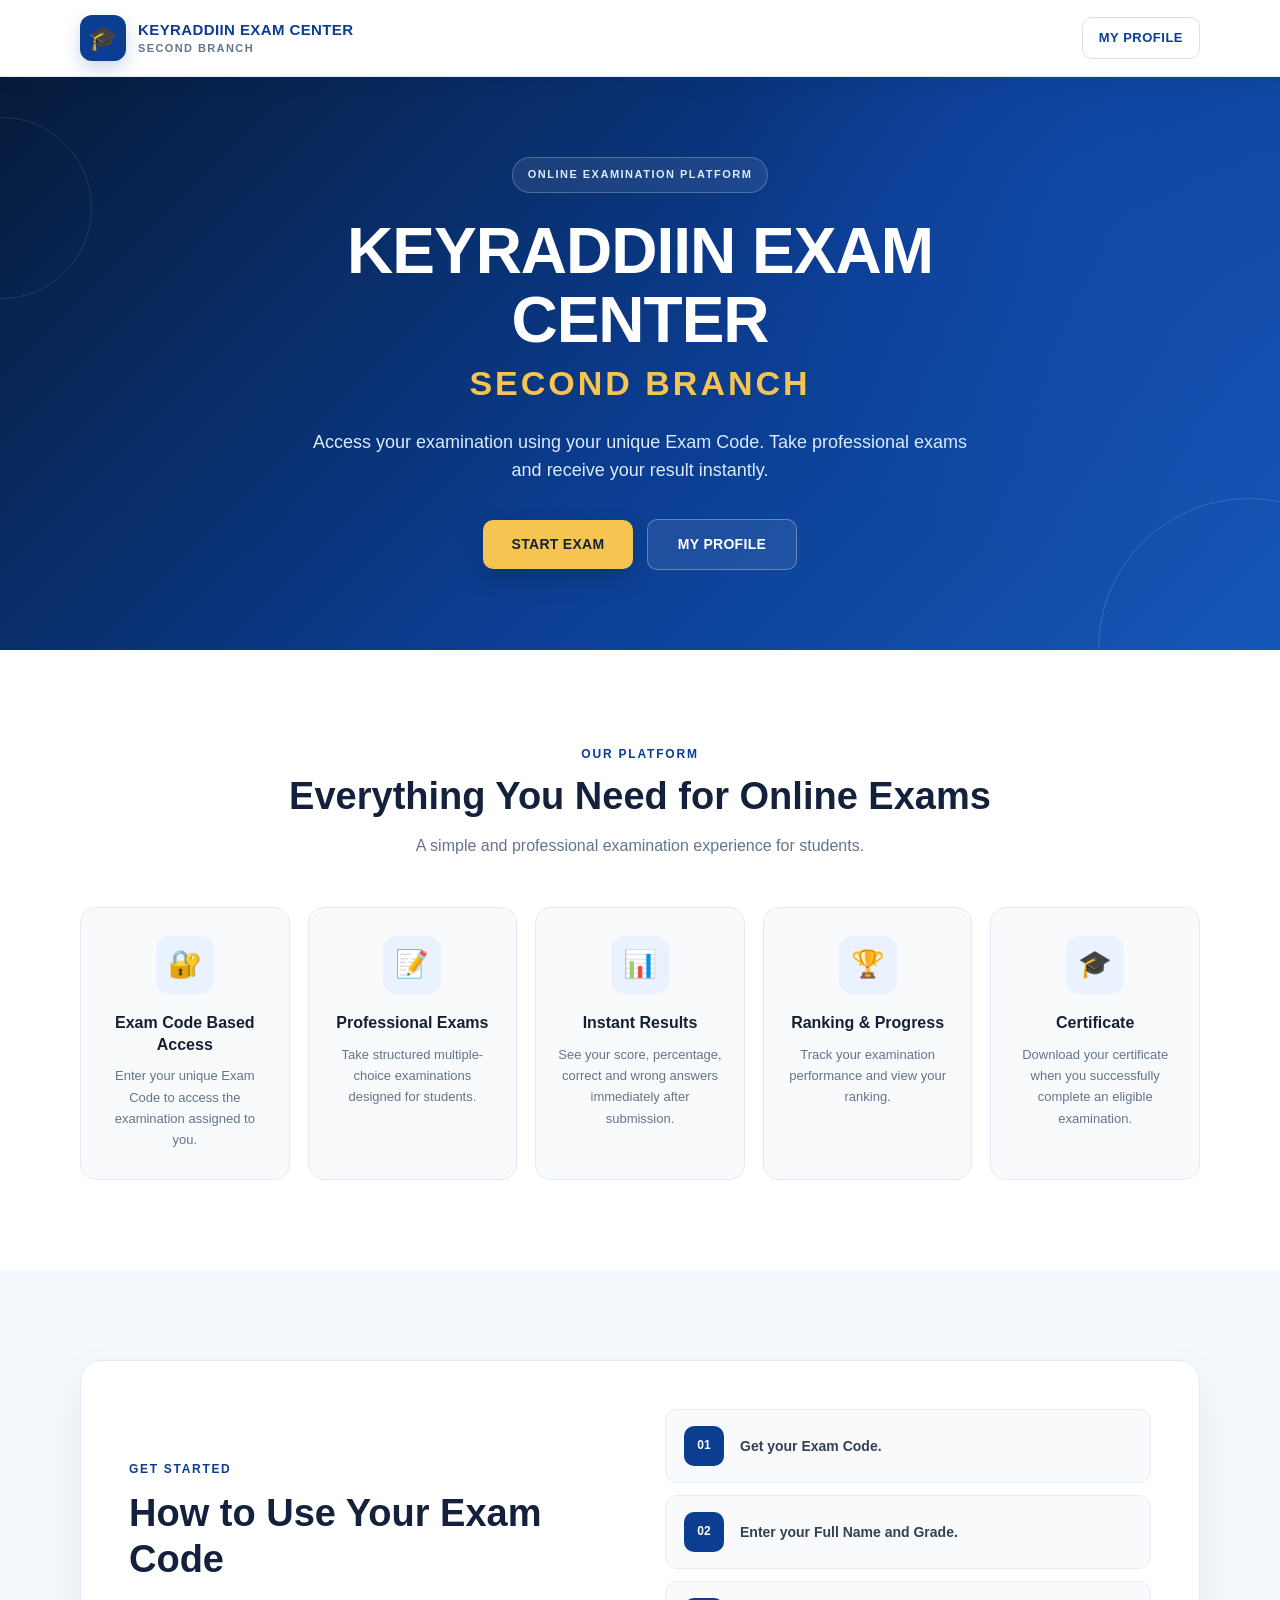
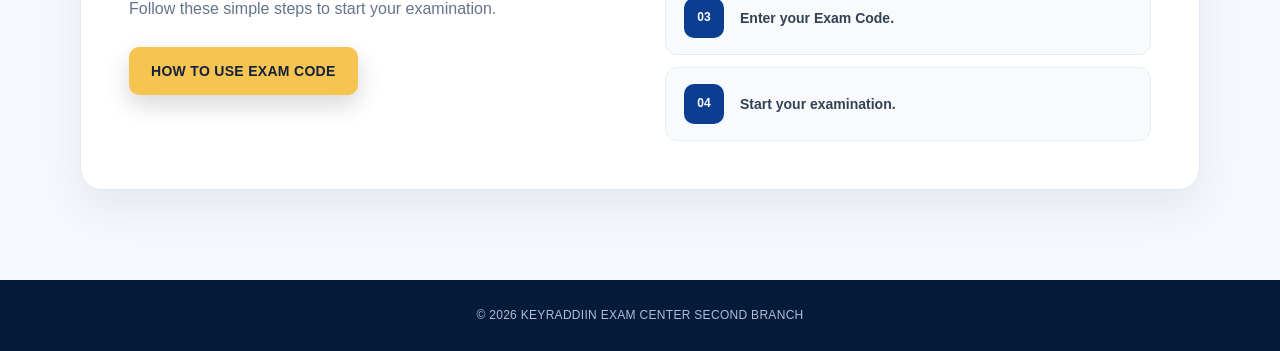
<file: index.html>
<!DOCTYPE html>
<html lang="en">
<head>
    <meta charset="UTF-8">
    <meta name="viewport" content="width=device-width, initial-scale=1.0">

    <title>KEYRADDIIN EXAM CENTER SECOND BRANCH</title>

    <meta
        name="description"
        content="KEYRADDIIN EXAM CENTER SECOND BRANCH - Online Examination Platform"
    >

    <link rel="stylesheet" href="css/style.css">
</head>

<body>

    <!-- Header -->
    <header class="site-header">
        <div class="container header-content">

            <a href="index.html" class="brand">
                <span class="brand-icon">🎓</span>

                <span class="brand-text">
                    <strong>KEYRADDIIN EXAM CENTER</strong>
                    <small>SECOND BRANCH</small>
                </span>
            </a>

            <a href="profile.html" class="profile-link">
                MY PROFILE
            </a>

        </div>
    </header>


    <!-- Main -->
    <main>

        <!-- Hero Section -->
        <section class="hero">
            <div class="container hero-content">

                <div class="hero-badge">
                    ONLINE EXAMINATION PLATFORM
                </div>

                <h1>
                    KEYRADDIIN EXAM CENTER
                </h1>

                <h2>
                    SECOND BRANCH
                </h2>

                <p class="hero-description">
                    Access your examination using your unique Exam Code.
                    Take professional exams and receive your result instantly.
                </p>

                <div class="hero-actions">

                    <a href="login.html" class="btn btn-primary">
                        START EXAM
                    </a>

                    <a href="profile.html" class="btn btn-secondary">
                        MY PROFILE
                    </a>

                </div>

            </div>
        </section>


        <!-- Features -->
        <section class="features-section">
            <div class="container">

                <div class="section-heading">
                    <span>OUR PLATFORM</span>

                    <h2>
                        Everything You Need for Online Exams
                    </h2>

                    <p>
                        A simple and professional examination experience
                        for students.
                    </p>
                </div>


                <div class="features-grid">

                    <article class="feature-card">
                        <div class="feature-icon">🔐</div>

                        <h3>
                            Exam Code Based Access
                        </h3>

                        <p>
                            Enter your unique Exam Code to access
                            the examination assigned to you.
                        </p>
                    </article>


                    <article class="feature-card">
                        <div class="feature-icon">📝</div>

                        <h3>
                            Professional Exams
                        </h3>

                        <p>
                            Take structured multiple-choice examinations
                            designed for students.
                        </p>
                    </article>


                    <article class="feature-card">
                        <div class="feature-icon">📊</div>

                        <h3>
                            Instant Results
                        </h3>

                        <p>
                            See your score, percentage, correct and wrong
                            answers immediately after submission.
                        </p>
                    </article>


                    <article class="feature-card">
                        <div class="feature-icon">🏆</div>

                        <h3>
                            Ranking & Progress
                        </h3>

                        <p>
                            Track your examination performance and
                            view your ranking.
                        </p>
                    </article>


                    <article class="feature-card">
                        <div class="feature-icon">🎓</div>

                        <h3>
                            Certificate
                        </h3>

                        <p>
                            Download your certificate when you successfully
                            complete an eligible examination.
                        </p>
                    </article>

                </div>

            </div>
        </section>


        <!-- How To Use -->
        <section class="how-to-section">
            <div class="container how-to-card">

                <div class="how-to-content">

                    <span class="section-label">
                        GET STARTED
                    </span>

                    <h2>
                        How to Use Your Exam Code
                    </h2>

                    <p>
                        Follow these simple steps to start your examination.
                    </p>

                    <a href="how-to-use.html" class="btn btn-primary">
                        HOW TO USE EXAM CODE
                    </a>

                </div>


                <div class="steps-preview">

                    <div class="step-item">
                        <span>01</span>
                        <p>Get your Exam Code.</p>
                    </div>

                    <div class="step-item">
                        <span>02</span>
                        <p>Enter your Full Name and Grade.</p>
                    </div>

                    <div class="step-item">
                        <span>03</span>
                        <p>Enter your Exam Code.</p>
                    </div>

                    <div class="step-item">
                        <span>04</span>
                        <p>Start your examination.</p>
                    </div>

                </div>

            </div>
        </section>

    </main>


    <!-- Footer -->
    <footer class="site-footer">
        <div class="container">

            <p>
                © 2026 KEYRADDIIN EXAM CENTER SECOND BRANCH
            </p>

        </div>
    </footer>


    <script src="js/app.js"></script>

</body>
</html>
</file>
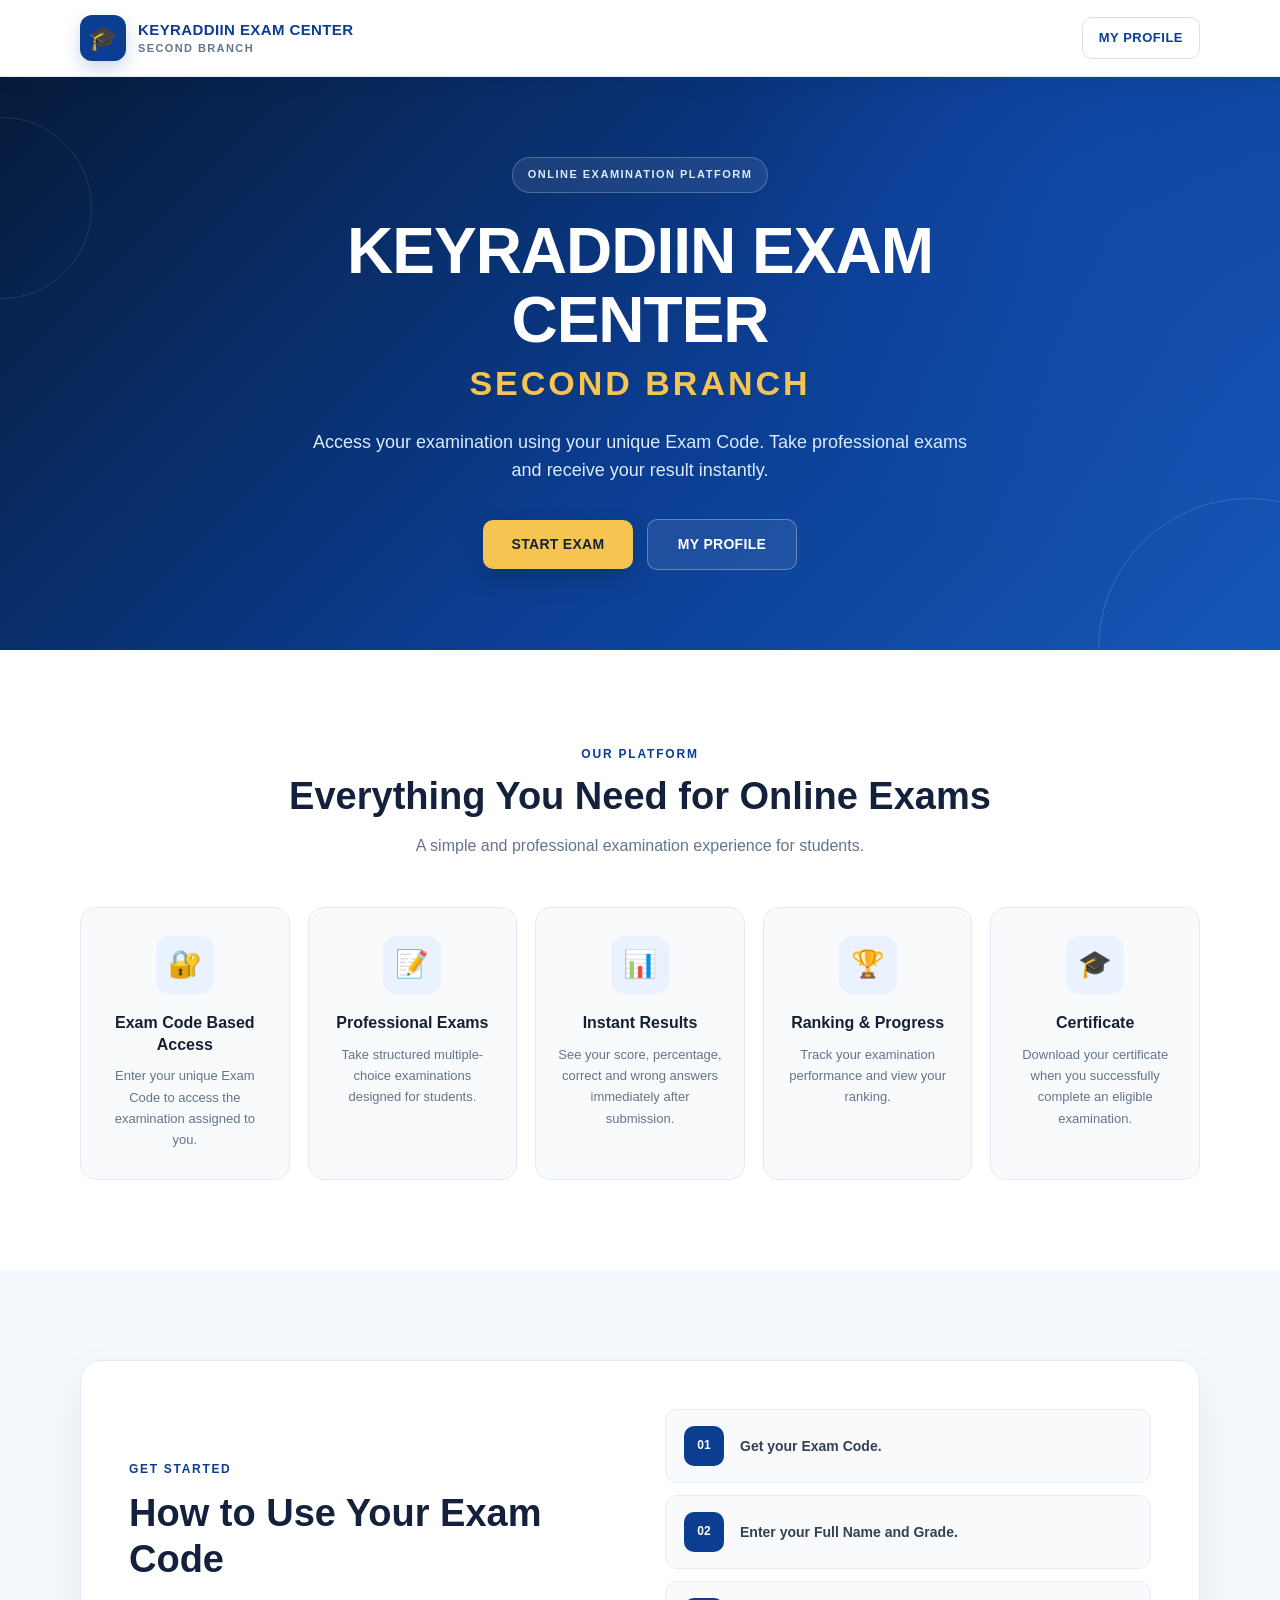
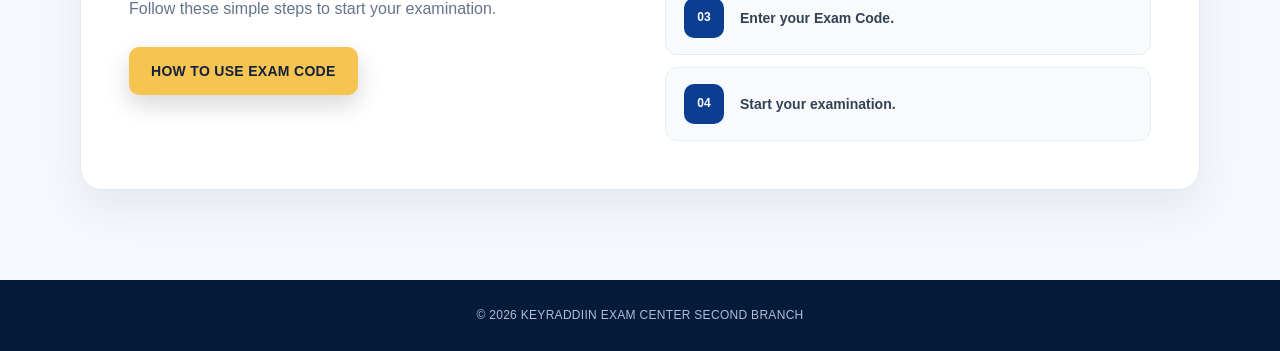
<file: certificate.html>
<!DOCTYPE html>
<html lang="en">
<head>

    <meta charset="UTF-8">

    <meta
        name="viewport"
        content="width=device-width, initial-scale=1.0"
    >

    <title>Certificate | KEYRADDIIN EXAM CENTER</title>

    <link rel="stylesheet" href="css/style.css">

    <style>

        .certificate-page {
            min-height: calc(100vh - 145px);
            padding: 45px 0 70px;
            background: #f5f8fc;
        }

        .certificate-wrapper {
            max-width: 900px;
            margin: 0 auto;
        }

        .certificate {
            position: relative;
            padding: 55px 45px;
            background: #ffffff;
            border: 8px solid #0b3d91;
            outline: 2px solid #f5c451;
            outline-offset: -17px;
            text-align: center;
            box-shadow: 0 20px 50px rgba(15,35,70,.1);
        }

        .certificate-brand {
            color: #0b3d91;
            font-size: 13px;
            font-weight: 900;
            letter-spacing: 2px;
        }

        .certificate h1 {
            margin: 20px 0 5px;
            color: #14213d;
            font-family: Georgia, serif;
            font-size: clamp(30px,5vw,48px);
        }

        .certificate-subtitle {
            color: #64748b;
            font-size: 12px;
            letter-spacing: 1.5px;
            font-weight: 700;
        }

        .certificate-text {
            margin: 35px 0 12px;
            color: #475569;
            font-size: 14px;
        }

        .certificate-name {
            color: #0b3d91;
            font-family: Georgia, serif;
            font-size: clamp(25px,5vw,40px);
            font-weight: 700;
            margin: 12px 0 25px;
        }

        .certificate-exam {
            color: #172033;
            font-size: 18px;
            font-weight: 800;
        }

        .certificate-score {
            margin: 25px 0;
            color: #475569;
            font-size: 14px;
        }

        .certificate-score strong {
            color: #0b3d91;
            font-size: 25px;
        }

        .certificate-status {
            display: inline-block;
            padding: 7px 20px;
            background: #dcfce7;
            color: #15803d;
            border-radius: 50px;
            font-size: 11px;
            font-weight: 900;
            letter-spacing: 1px;
        }

        .certificate-footer {
            display: flex;
            justify-content: space-between;
            gap: 30px;
            margin-top: 45px;
        }

        .certificate-footer div {
            flex: 1;
            padding-top: 10px;
            border-top: 1px solid #94a3b8;
            color: #475569;
            font-size: 11px;
        }

        .certificate-actions {
            display: flex;
            justify-content: center;
            gap: 12px;
            margin-top: 30px;
        }

        .certificate-home {
            background: #ffffff;
            border: 1px solid #d9e1ec;
            color: #334155;
        }

        @media print {

            .site-header,
            .site-footer,
            .certificate-actions {
                display: none !important;
            }

            .certificate-page {
                padding: 0;
                background: #ffffff;
            }

            .certificate {
                box-shadow: none;
            }

        }

        @media (max-width:600px) {

            .certificate {
                padding: 40px 20px;
                border-width: 5px;
            }

            .certificate-footer {
                flex-direction: column;
                gap: 20px;
            }

            .certificate-actions {
                flex-direction: column;
            }

            .certificate-actions .btn {
                width: 100%;
            }

        }

    </style>

</head>


<body>

<header class="site-header">

    <div class="container header-content">

        <a href="index.html" class="brand">

            <span class="brand-icon">🎓</span>

            <span class="brand-text">

                <strong>
                    KEYRADDIIN EXAM CENTER
                </strong>

                <small>
                    SECOND BRANCH
                </small>

            </span>

        </a>


        <a href="profile.html" class="profile-link">
            MY PROFILE
        </a>

    </div>

</header>


<main class="certificate-page">

    <div class="container certificate-wrapper">

        <section class="certificate" id="certificate">

            <div class="certificate-brand">
                KEYRADDIIN EXAM CENTER
            </div>

            <h1>
                Certificate of Achievement
            </h1>

            <div class="certificate-subtitle">
                ONLINE EXAMINATION PLATFORM
            </div>


            <p class="certificate-text">
                This certificate is awarded to
            </p>


            <div
                id="certificateName"
                class="certificate-name"
            >
                STUDENT NAME
            </div>


            <p class="certificate-text">
                for successfully completing
            </p>


            <div
                id="certificateExam"
                class="certificate-exam"
            >
                EXAM CODE
            </div>


            <div class="certificate-score">

                Score:

                <strong id="certificateScore">
                    0%
                </strong>

            </div>


            <div
                id="certificateStatus"
                class="certificate-status"
            >
                PASS
            </div>


            <div class="certificate-footer">

                <div>
                    KEYRADDIIN EXAM CENTER
                </div>

                <div id="certificateDate">
                    2026
                </div>

            </div>

        </section>


        <div class="certificate-actions">

            <button
                type="button"
                class="btn btn-primary"
                onclick="window.print()"
            >
                DOWNLOAD / PRINT
            </button>

            <a
                href="index.html"
                class="btn certificate-home"
            >
                HOME
            </a>

        </div>

    </div>

</main>


<footer class="site-footer">

    <div class="container">

        <p>
            © 2026 KEYRADDIIN EXAM CENTER SECOND BRANCH
        </p>

    </div>

</footer>


<script src="js/certificate.js"></script>

</body>
</html>
</file>
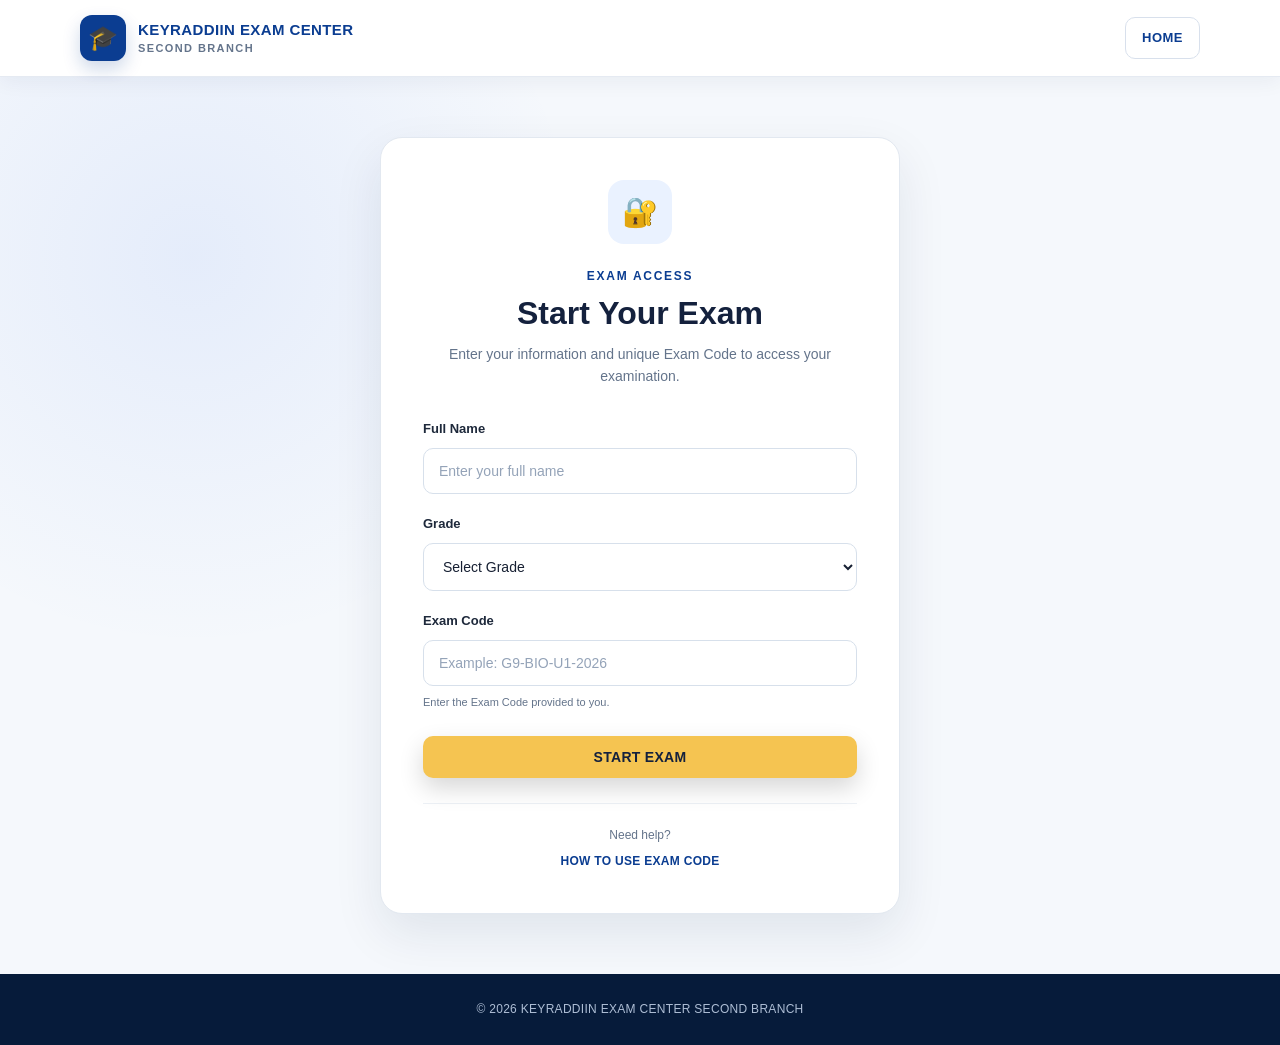
<file: exam.html>
<!DOCTYPE html>
<html lang="en">
<head>
    <meta charset="UTF-8">
    <meta
        name="viewport"
        content="width=device-width, initial-scale=1.0"
    >

    <title>Exam | KEYRADDIIN EXAM CENTER</title>

    <link rel="stylesheet" href="css/style.css">
    <link rel="stylesheet" href="css/exam.css">
</head>

<body>

<header class="site-header">

    <div class="container header-content">

        <a href="index.html" class="brand">

            <span class="brand-icon">
                🎓
            </span>

            <span class="brand-text">
                <strong>
                    KEYRADDIIN EXAM CENTER
                </strong>

                <small>
                    SECOND BRANCH
                </small>
            </span>

        </a>

        <div class="exam-status">
            EXAM IN PROGRESS
        </div>

    </div>

</header>


<main class="exam-page">

    <div class="container">

        <section class="exam-wrapper">

            <div class="exam-topbar">

                <div class="exam-information">

                    <span id="examSubject">
                        Examination
                    </span>

                    <strong id="examTitle">
                        Loading Exam...
                    </strong>

                    <small id="examCodeDisplay">
                        Exam Code
                    </small>

                </div>


                <div class="timer-box">

                    <span>
                        TIME LEFT
                    </span>

                    <strong id="timer">
                        --:--
                    </strong>

                </div>

            </div>


            <div class="progress-area">

                <div class="progress-text">

                    <span>
                        Question
                    </span>

                    <strong>
                        <span id="currentQuestion">
                            1
                        </span>
                        /
                        <span id="totalQuestions">
                            0
                        </span>
                    </strong>

                </div>

                <div class="progress-bar">

                    <div
                        id="progressFill"
                        class="progress-fill"
                    ></div>

                </div>

            </div>


            <section class="question-card">

                <div class="question-number">
                    QUESTION
                    <span id="questionNumber">
                        1
                    </span>
                </div>


                <h1 id="questionText">
                    Loading question...
                </h1>


                <div
                    id="optionsContainer"
                    class="options-container"
                >
                </div>

            </section>


            <div class="exam-navigation">

                <button
                    id="previousBtn"
                    class="nav-btn secondary-nav"
                    type="button"
                >
                    ← PREVIOUS
                </button>


                <button
                    id="nextBtn"
                    class="nav-btn primary-nav"
                    type="button"
                >
                    NEXT →
                </button>


                <button
                    id="submitBtn"
                    class="nav-btn submit-nav"
                    type="button"
                >
                    SUBMIT EXAM
                </button>

            </div>


            <div
                id="examMessage"
                class="exam-message"
                role="alert"
            ></div>

        </section>

    </div>

</main>


<footer class="site-footer">

    <div class="container">

        <p>
            © 2026 KEYRADDIIN EXAM CENTER SECOND BRANCH
        </p>

    </div>

</footer>


<script src="js/exam-engine.js"></script>

</body>
</html>
</file>
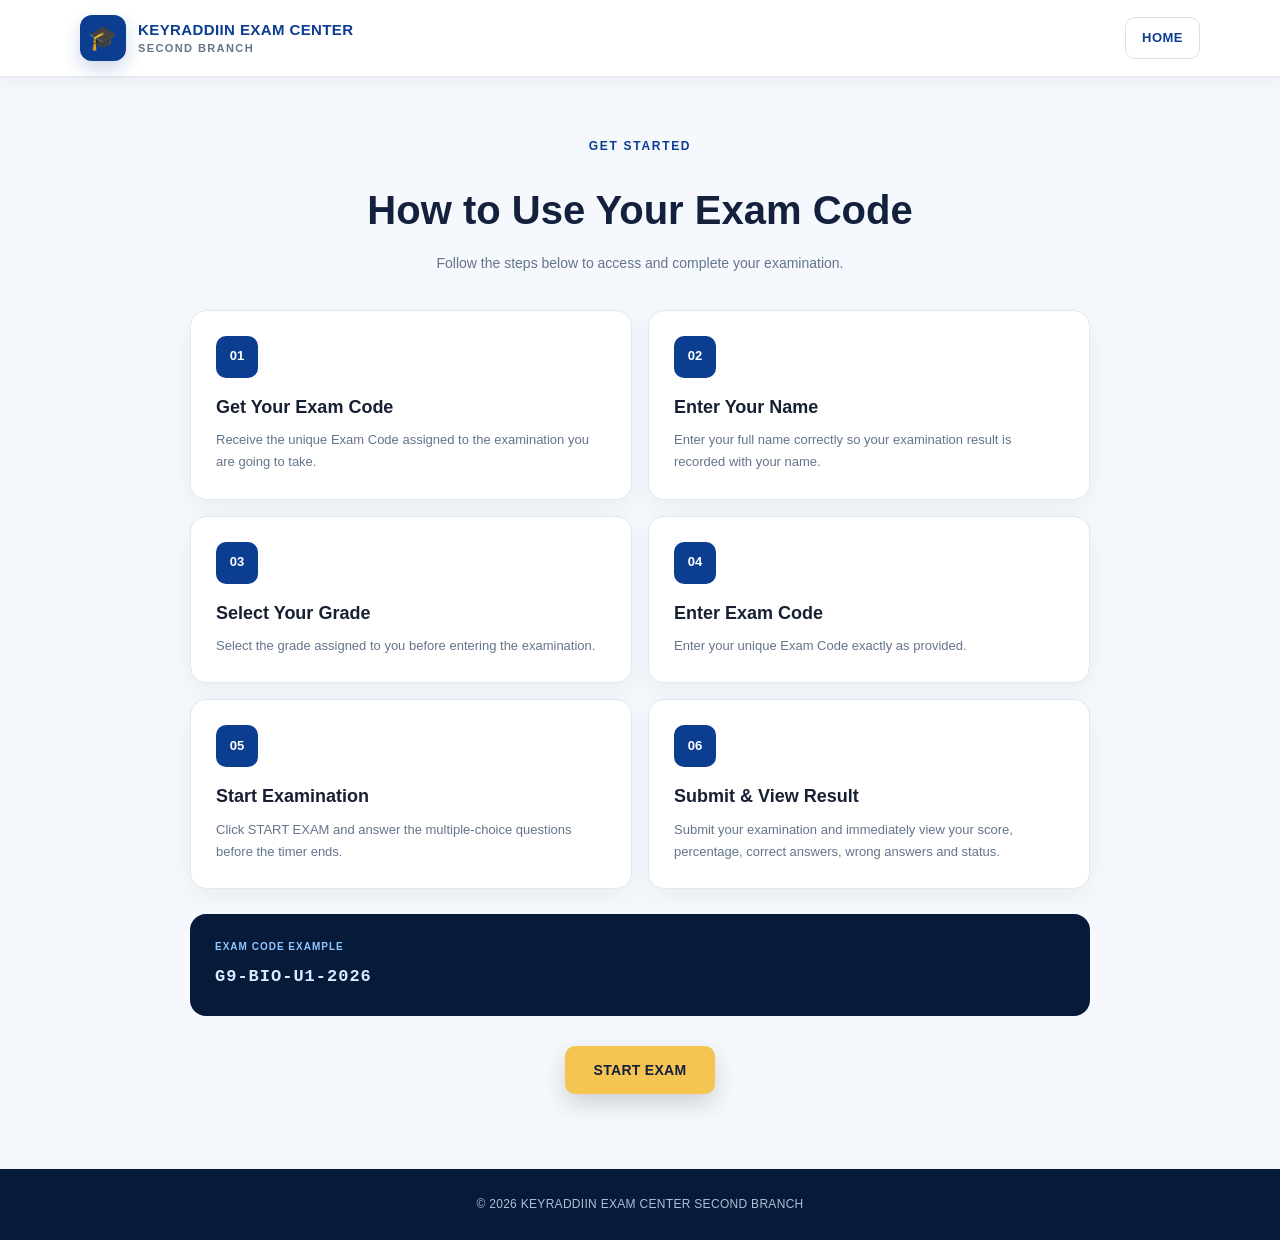
<file: how-to-use.html>
<!DOCTYPE html>
<html lang="en">
<head>

    <meta charset="UTF-8">

    <meta
        name="viewport"
        content="width=device-width, initial-scale=1.0"
    >

    <title>How to Use Exam Code | KEYRADDIIN EXAM CENTER</title>

    <link rel="stylesheet" href="css/style.css">

    <style>

        .how-page {
            min-height: calc(100vh - 145px);
            padding: 55px 0 75px;
            background: #f5f8fc;
        }

        .how-header {
            max-width: 700px;
            margin: 0 auto 35px;
            text-align: center;
        }

        .how-header h1 {
            color: #14213d;
            font-size: clamp(28px,5vw,40px);
            margin: 10px 0;
        }

        .how-header p {
            color: #64748b;
            font-size: 14px;
        }

        .instruction-grid {
            max-width: 900px;
            margin: 0 auto;
            display: grid;
            grid-template-columns: repeat(2,1fr);
            gap: 16px;
        }

        .instruction-card {
            padding: 25px;
            background: #ffffff;
            border: 1px solid #e2e8f0;
            border-radius: 16px;
            box-shadow: 0 8px 25px rgba(15,35,70,.05);
        }

        .instruction-number {
            width: 42px;
            height: 42px;
            display: flex;
            align-items: center;
            justify-content: center;
            margin-bottom: 15px;
            background: #0b3d91;
            color: #ffffff;
            border-radius: 10px;
            font-size: 13px;
            font-weight: 900;
        }

        .instruction-card h2 {
            color: #172033;
            font-size: 18px;
            margin-bottom: 8px;
        }

        .instruction-card p {
            color: #64748b;
            font-size: 13px;
            line-height: 1.7;
        }

        .code-example {
            max-width: 900px;
            margin: 25px auto 0;
            padding: 25px;
            background: #061b3a;
            border-radius: 16px;
            color: #dbeafe;
        }

        .code-example span {
            display: block;
            color: #93c5fd;
            font-size: 10px;
            font-weight: 800;
            letter-spacing: 1px;
            margin-bottom: 8px;
        }

        .code-example strong {
            font-family: monospace;
            font-size: 17px;
            letter-spacing: 1px;
        }

        .how-action {
            text-align: center;
            margin-top: 30px;
        }

        @media (max-width:600px) {

            .how-page {
                padding: 35px 0 50px;
            }

            .instruction-grid {
                grid-template-columns: 1fr;
            }

            .instruction-card {
                padding: 21px;
            }

        }

    </style>

</head>


<body>

<header class="site-header">

    <div class="container header-content">

        <a href="index.html" class="brand">

            <span class="brand-icon">🎓</span>

            <span class="brand-text">

                <strong>
                    KEYRADDIIN EXAM CENTER
                </strong>

                <small>
                    SECOND BRANCH
                </small>

            </span>

        </a>


        <a href="index.html" class="profile-link">
            HOME
        </a>

    </div>

</header>


<main class="how-page">

    <div class="container">

        <section class="how-header">

            <span class="section-label">
                GET STARTED
            </span>

            <h1>
                How to Use Your Exam Code
            </h1>

            <p>
                Follow the steps below to access and complete your examination.
            </p>

        </section>


        <section class="instruction-grid">

            <article class="instruction-card">

                <div class="instruction-number">
                    01
                </div>

                <h2>
                    Get Your Exam Code
                </h2>

                <p>
                    Receive the unique Exam Code assigned to
                    the examination you are going to take.
                </p>

            </article>


            <article class="instruction-card">

                <div class="instruction-number">
                    02
                </div>

                <h2>
                    Enter Your Name
                </h2>

                <p>
                    Enter your full name correctly so your
                    examination result is recorded with your name.
                </p>

            </article>


            <article class="instruction-card">

                <div class="instruction-number">
                    03
                </div>

                <h2>
                    Select Your Grade
                </h2>

                <p>
                    Select the grade assigned to you before
                    entering the examination.
                </p>

            </article>


            <article class="instruction-card">

                <div class="instruction-number">
                    04
                </div>

                <h2>
                    Enter Exam Code
                </h2>

                <p>
                    Enter your unique Exam Code exactly as provided.
                </p>

            </article>


            <article class="instruction-card">

                <div class="instruction-number">
                    05
                </div>

                <h2>
                    Start Examination
                </h2>

                <p>
                    Click START EXAM and answer the multiple-choice
                    questions before the timer ends.
                </p>

            </article>


            <article class="instruction-card">

                <div class="instruction-number">
                    06
                </div>

                <h2>
                    Submit & View Result
                </h2>

                <p>
                    Submit your examination and immediately view
                    your score, percentage, correct answers,
                    wrong answers and status.
                </p>

            </article>

        </section>


        <div class="code-example">

            <span>
                EXAM CODE EXAMPLE
            </span>

            <strong>
                G9-BIO-U1-2026
            </strong>

        </div>


        <div class="how-action">

            <a
                href="login.html"
                class="btn btn-primary"
            >
                START EXAM
            </a>

        </div>

    </div>

</main>


<footer class="site-footer">

    <div class="container">

        <p>
            © 2026 KEYRADDIIN EXAM CENTER SECOND BRANCH
        </p>

    </div>

</footer>


</body>
</html>
</file>
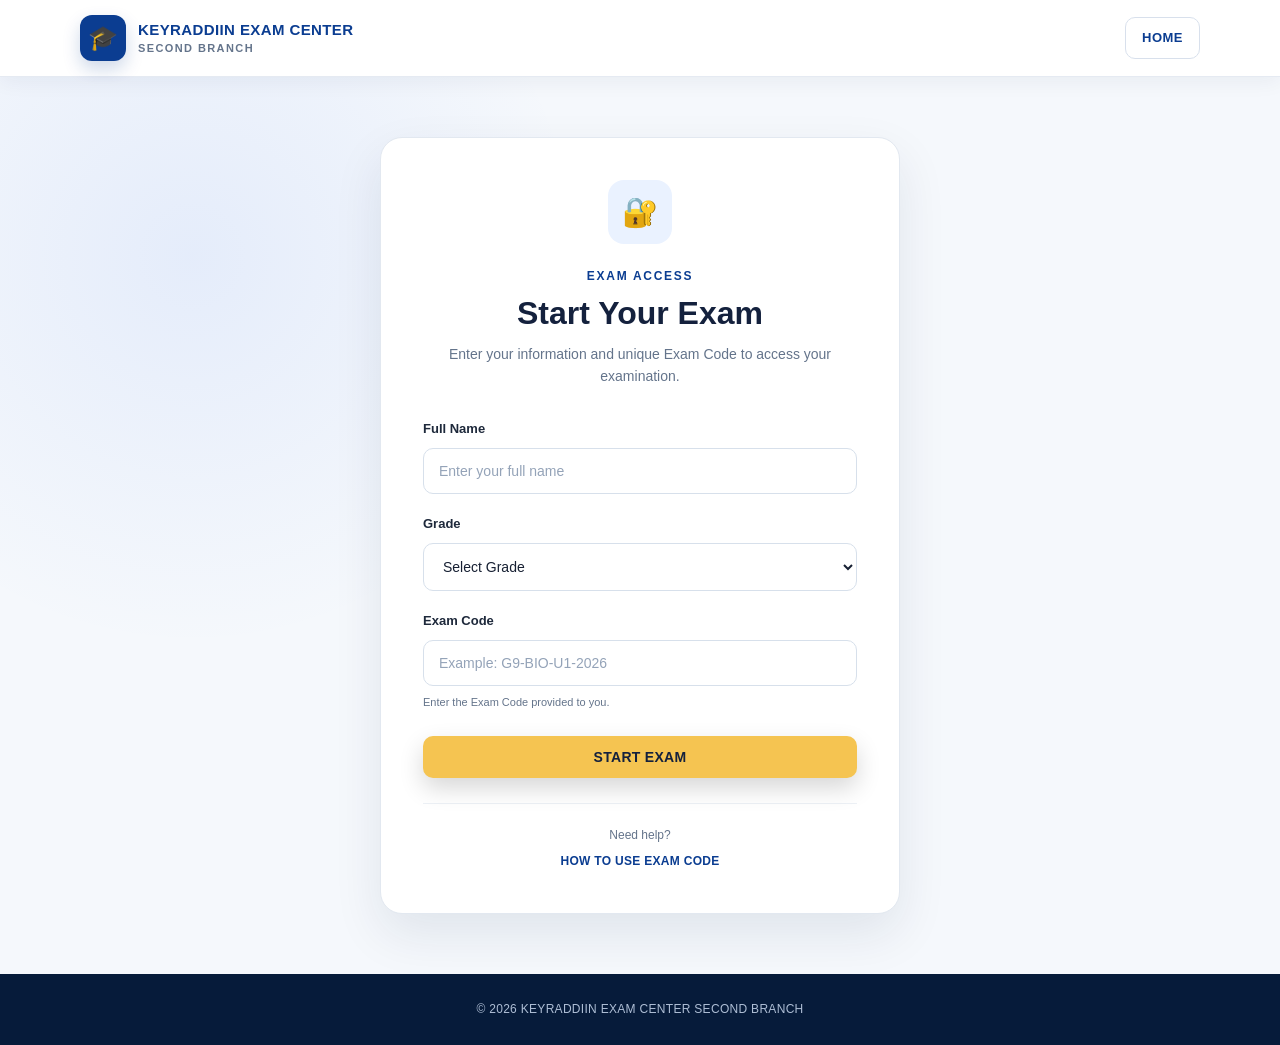
<file: login.html>
<!DOCTYPE html>
<html lang="en">
<head>
    <meta charset="UTF-8">
    <meta name="viewport" content="width=device-width, initial-scale=1.0">

    <title>Start Exam | KEYRADDIIN EXAM CENTER</title>

    <link rel="stylesheet" href="css/style.css">
    <link rel="stylesheet" href="css/login.css">
</head>

<body>

<header class="site-header">
    <div class="container header-content">

        <a href="index.html" class="brand">
            <span class="brand-icon">🎓</span>

            <span class="brand-text">
                <strong>KEYRADDIIN EXAM CENTER</strong>
                <small>SECOND BRANCH</small>
            </span>
        </a>

        <a href="index.html" class="profile-link">
            HOME
        </a>

    </div>
</header>


<main class="login-page">

    <div class="container">

        <section class="login-card">

            <div class="login-header">

                <div class="login-icon">
                    🔐
                </div>

                <span class="section-label">
                    EXAM ACCESS
                </span>

                <h1>
                    Start Your Exam
                </h1>

                <p>
                    Enter your information and unique Exam Code
                    to access your examination.
                </p>

            </div>


            <form id="loginForm" class="login-form">

                <div class="form-group">

                    <label for="fullName">
                        Full Name
                    </label>

                    <input
                        type="text"
                        id="fullName"
                        name="fullName"
                        placeholder="Enter your full name"
                        autocomplete="name"
                        required
                    >

                </div>


                <div class="form-group">

                    <label for="grade">
                        Grade
                    </label>

                    <select
                        id="grade"
                        name="grade"
                        required
                    >
                        <option value="">
                            Select Grade
                        </option>

                        <option value="7">
                            Grade 7
                        </option>

                        <option value="8">
                            Grade 8
                        </option>

                        <option value="9">
                            Grade 9
                        </option>

                        <option value="10">
                            Grade 10
                        </option>

                        <option value="11">
                            Grade 11
                        </option>

                        <option value="12">
                            Grade 12
                        </option>

                    </select>

                </div>


                <div class="form-group">

                    <label for="examCode">
                        Exam Code
                    </label>

                    <input
                        type="text"
                        id="examCode"
                        name="examCode"
                        placeholder="Example: G9-BIO-U1-2026"
                        autocomplete="off"
                        autocapitalize="characters"
                        required
                    >

                    <small>
                        Enter the Exam Code provided to you.
                    </small>

                </div>


                <div
                    id="loginError"
                    class="form-message error-message"
                    role="alert"
                ></div>


                <button
                    type="submit"
                    class="btn btn-primary login-button"
                >
                    START EXAM
                </button>

            </form>


            <div class="login-help">

                <span>Need help?</span>

                <a href="how-to-use.html">
                    HOW TO USE EXAM CODE
                </a>

            </div>

        </section>

    </div>

</main>


<footer class="site-footer">

    <div class="container">

        <p>
            © 2026 KEYRADDIIN EXAM CENTER SECOND BRANCH
        </p>

    </div>

</footer>


<script src="js/app.js"></script>

</body>
</html>
</file>
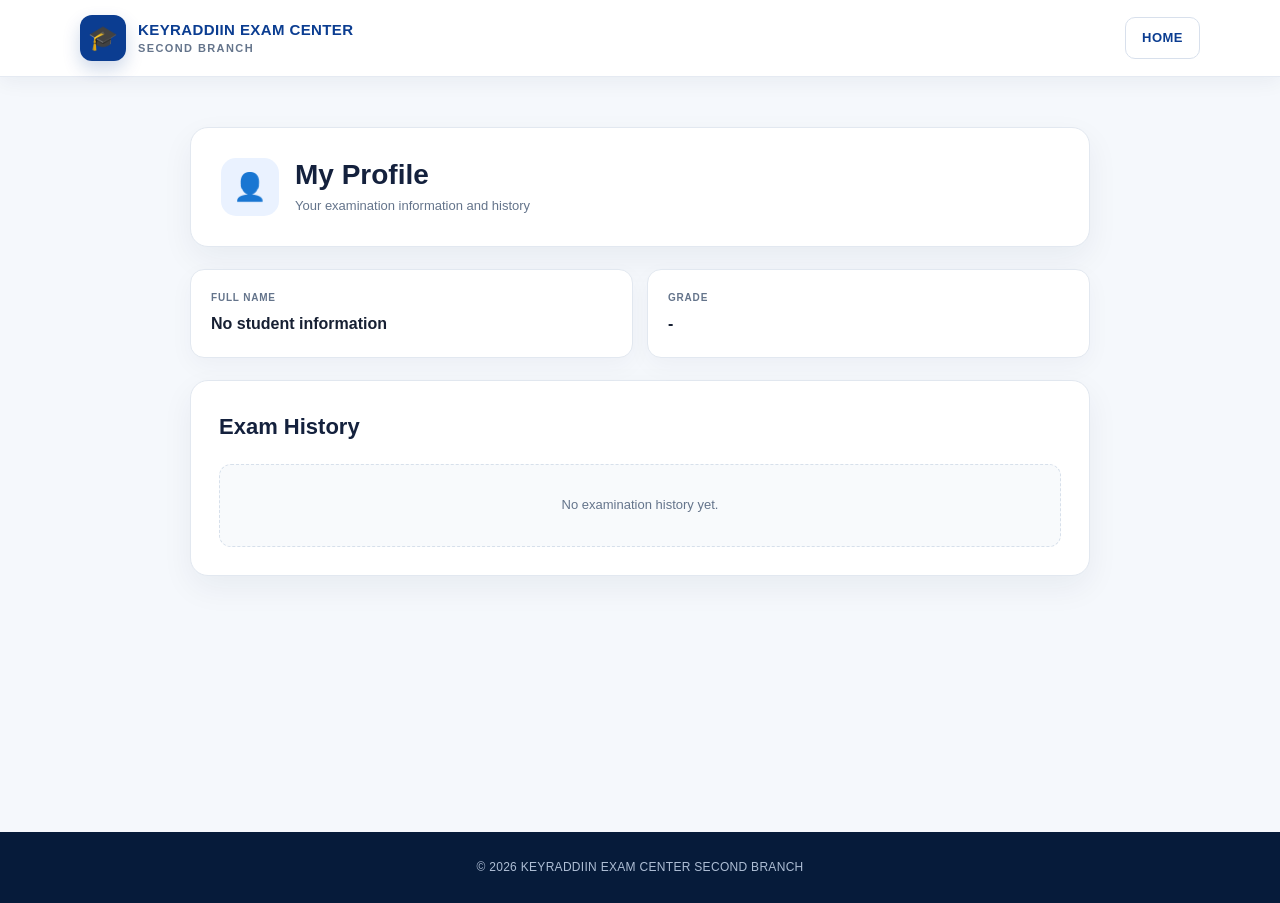
<file: profile.html>
<!DOCTYPE html>
<html lang="en">
<head>

    <meta charset="UTF-8">

    <meta
        name="viewport"
        content="width=device-width, initial-scale=1.0"
    >

    <title>My Profile | KEYRADDIIN EXAM CENTER</title>

    <link rel="stylesheet" href="css/style.css">

    <style>

        /* =================================================
           PROFILE PAGE
           ================================================= */

        .profile-page {
            min-height: calc(100vh - 145px);

            padding: 50px 0 70px;

            background: #f5f8fc;
        }


        /* ---------- Profile Header ---------- */

        .profile-header-card {
            max-width: 900px;

            margin: 0 auto 22px;

            padding: 30px;

            background: #ffffff;

            border: 1px solid #e2e8f0;

            border-radius: 18px;

            box-shadow:
                0 12px 32px rgba(15, 35, 70, 0.06);
        }


        .profile-title {
            display: flex;

            align-items: center;

            gap: 16px;
        }


        .profile-avatar {
            width: 58px;
            height: 58px;

            display: flex;

            align-items: center;
            justify-content: center;

            background: #eaf2ff;

            border-radius: 15px;

            font-size: 27px;
        }


        .profile-title h1 {
            color: #14213d;

            font-size: 28px;

            line-height: 1.2;
        }


        .profile-title p {
            margin-top: 4px;

            color: #64748b;

            font-size: 13px;
        }


        /* ---------- Student Information ---------- */

        .profile-info {
            max-width: 900px;

            margin: 0 auto 22px;

            display: grid;

            grid-template-columns:
                repeat(2, 1fr);

            gap: 14px;
        }


        .info-card {
            padding: 20px;

            background: #ffffff;

            border: 1px solid #e2e8f0;

            border-radius: 14px;

            box-shadow:
                0 8px 25px rgba(15, 35, 70, 0.04);
        }


        .info-card span {
            display: block;

            color: #64748b;

            font-size: 10px;

            font-weight: 800;

            letter-spacing: 0.8px;
        }


        .info-card strong {
            display: block;

            margin-top: 5px;

            color: #172033;

            font-size: 16px;

            word-break: break-word;
        }


        /* ---------- Exam History ---------- */

        .history-card {
            max-width: 900px;

            margin: 0 auto;

            padding: 28px;

            background: #ffffff;

            border: 1px solid #e2e8f0;

            border-radius: 18px;

            box-shadow:
                0 12px 32px rgba(15, 35, 70, 0.06);
        }


        .history-card h2 {
            color: #14213d;

            font-size: 22px;

            margin-bottom: 20px;
        }


        .history-list {
            display: grid;

            gap: 10px;
        }


        .history-item {
            display: flex;

            align-items: center;

            justify-content: space-between;

            gap: 15px;

            padding: 15px;

            background: #f8fafc;

            border: 1px solid #e7edf5;

            border-radius: 11px;

            transition:
                transform 0.2s ease,
                border-color 0.2s ease;
        }


        .history-item:hover {
            transform: translateY(-2px);

            border-color: #cbd8ea;
        }


        .history-main {
            min-width: 0;
        }


        .history-main strong {
            display: block;

            color: #172033;

            font-size: 14px;

            word-break: break-word;
        }


        .history-main span {
            display: block;

            margin-top: 3px;

            color: #64748b;

            font-size: 11px;
        }


        .history-score {
            flex: 0 0 auto;

            text-align: right;
        }


        .history-score strong {
            display: block;

            color: #0b3d91;

            font-size: 18px;
        }


        .history-score span {
            font-size: 10px;

            font-weight: 800;

            letter-spacing: 0.5px;
        }


        .history-score .pass {
            color: #15803d;
        }


        .history-score .fail {
            color: #b91c1c;
        }


        /* ---------- Empty History ---------- */

        .empty-history {
            padding: 30px;

            background: #f8fafc;

            border: 1px dashed #d7e0eb;

            border-radius: 12px;

            color: #64748b;

            text-align: center;

            font-size: 13px;
        }


        /* ---------- Mobile ---------- */

        @media (max-width: 600px) {

            .profile-page {
                padding: 30px 0 50px;
            }


            .profile-header-card {
                padding: 23px 18px;

                border-radius: 16px;
            }


            .profile-title {
                gap: 12px;
            }


            .profile-avatar {
                width: 50px;
                height: 50px;

                font-size: 23px;
            }


            .profile-title h1 {
                font-size: 23px;
            }


            .profile-title p {
                font-size: 11px;
            }


            .profile-info {
                grid-template-columns: 1fr;
            }


            .history-card {
                padding: 20px 15px;

                border-radius: 16px;
            }


            .history-card h2 {
                font-size: 20px;
            }


            .history-item {
                align-items: flex-start;

                padding: 13px;
            }


            .history-main strong {
                font-size: 12px;
            }


            .history-score strong {
                font-size: 16px;
            }

        }

    </style>

</head>


<body>


<!-- =====================================================
     HEADER
     ===================================================== -->

<header class="site-header">

    <div class="container header-content">


        <a
            href="index.html"
            class="brand"
        >

            <span class="brand-icon">
                🎓
            </span>


            <span class="brand-text">

                <strong>
                    KEYRADDIIN EXAM CENTER
                </strong>


                <small>
                    SECOND BRANCH
                </small>

            </span>

        </a>


        <a
            href="index.html"
            class="profile-link"
        >
            HOME
        </a>


    </div>

</header>



<!-- =====================================================
     MAIN
     ===================================================== -->

<main class="profile-page">

    <div class="container">


        <!-- Profile Header -->

        <section class="profile-header-card">

            <div class="profile-title">


                <div class="profile-avatar">
                    👤
                </div>


                <div>

                    <h1>
                        My Profile
                    </h1>


                    <p>
                        Your examination information
                        and history
                    </p>

                </div>


            </div>

        </section>



        <!-- Student Information -->

        <section class="profile-info">


            <div class="info-card">

                <span>
                    FULL NAME
                </span>


                <strong id="profileName">
                    -
                </strong>

            </div>



            <div class="info-card">

                <span>
                    GRADE
                </span>


                <strong id="profileGrade">
                    -
                </strong>

            </div>


        </section>



        <!-- Exam History -->

        <section class="history-card">


            <h2>
                Exam History
            </h2>


            <div
                id="historyList"
                class="history-list"
            >

                <!-- History loaded by profile.js -->

            </div>


        </section>


    </div>

</main>



<!-- =====================================================
     FOOTER
     ===================================================== -->

<footer class="site-footer">

    <div class="container">

        <p>
            © 2026 KEYRADDIIN EXAM CENTER SECOND BRANCH
        </p>

    </div>

</footer>



<script src="js/profile.js"></script>


</body>
</html>
</file>
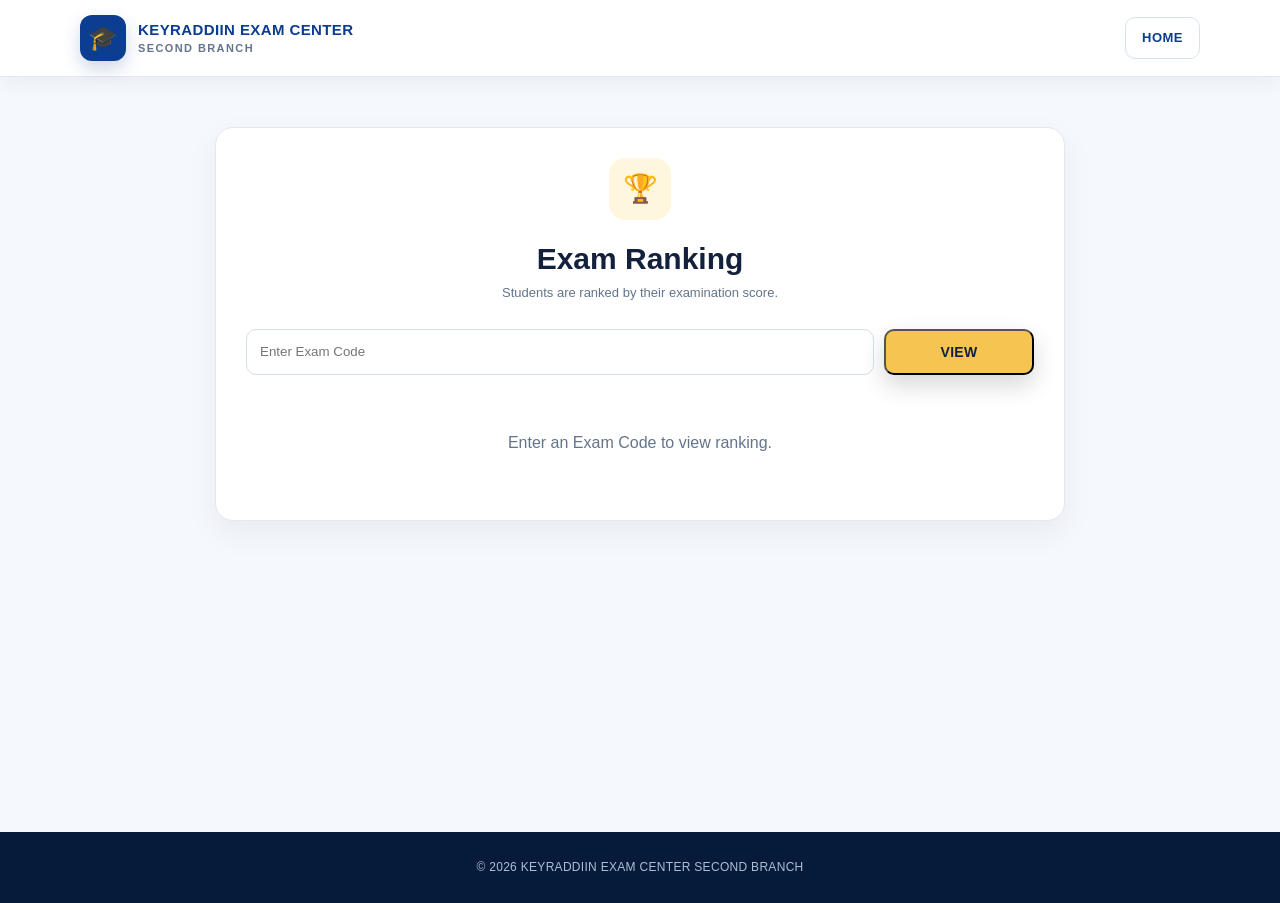
<file: ranking.html>
<!DOCTYPE html>
<html lang="en">
<head>

    <meta charset="UTF-8">

    <meta
        name="viewport"
        content="width=device-width, initial-scale=1.0"
    >

    <title>Ranking | KEYRADDIIN EXAM CENTER</title>

    <link rel="stylesheet" href="css/style.css">

    <style>

        .ranking-page {
            min-height: calc(100vh - 145px);
            padding: 50px 0 70px;
            background: #f5f8fc;
        }

        .ranking-card {
            max-width: 850px;
            margin: 0 auto;
            padding: 30px;
            background: #ffffff;
            border: 1px solid #e2e8f0;
            border-radius: 18px;
            box-shadow: 0 12px 32px rgba(15,35,70,0.06);
        }

        .ranking-header {
            text-align: center;
            margin-bottom: 25px;
        }

        .ranking-header .icon {
            width: 62px;
            height: 62px;
            display: flex;
            align-items: center;
            justify-content: center;
            margin: 0 auto 15px;
            background: #fff7dd;
            border-radius: 16px;
            font-size: 28px;
        }

        .ranking-header h1 {
            color: #14213d;
            font-size: 30px;
        }

        .ranking-header p {
            color: #64748b;
            font-size: 13px;
        }

        .ranking-filter {
            display: flex;
            gap: 10px;
            margin-bottom: 20px;
        }

        .ranking-filter input {
            flex: 1;
            padding: 13px;
            border: 1px solid #d7e0eb;
            border-radius: 10px;
            outline: none;
            font-family: inherit;
        }

        .ranking-filter input:focus {
            border-color: #2563eb;
        }

        .ranking-table {
            width: 100%;
            border-collapse: collapse;
        }

        .ranking-table th {
            padding: 13px 10px;
            background: #f1f5f9;
            color: #64748b;
            font-size: 10px;
            letter-spacing: .7px;
            text-align: left;
        }

        .ranking-table td {
            padding: 14px 10px;
            border-bottom: 1px solid #edf1f6;
            color: #334155;
            font-size: 13px;
        }

        .rank-number {
            font-weight: 900;
            color: #0b3d91;
        }

        .student-name {
            font-weight: 700;
            color: #172033;
        }

        .ranking-score {
            font-weight: 900;
            color: #0b3d91;
        }

        .empty-ranking {
            padding: 35px;
            text-align: center;
            color: #64748b;
        }

        @media (max-width:600px) {

            .ranking-page {
                padding: 30px 0 50px;
            }

            .ranking-card {
                padding: 20px 12px;
            }

            .ranking-header h1 {
                font-size: 25px;
            }

            .ranking-table th,
            .ranking-table td {
                padding: 11px 6px;
                font-size: 11px;
            }

            .ranking-table th:nth-child(4),
            .ranking-table td:nth-child(4) {
                display: none;
            }

        }

    </style>

</head>


<body>

<header class="site-header">

    <div class="container header-content">

        <a href="index.html" class="brand">

            <span class="brand-icon">🎓</span>

            <span class="brand-text">

                <strong>
                    KEYRADDIIN EXAM CENTER
                </strong>

                <small>
                    SECOND BRANCH
                </small>

            </span>

        </a>


        <a href="index.html" class="profile-link">
            HOME
        </a>

    </div>

</header>


<main class="ranking-page">

    <div class="container">

        <section class="ranking-card">

            <div class="ranking-header">

                <div class="icon">
                    🏆
                </div>

                <h1>
                    Exam Ranking
                </h1>

                <p>
                    Students are ranked by their examination score.
                </p>

            </div>


            <div class="ranking-filter">

                <input
                    type="text"
                    id="examCodeFilter"
                    placeholder="Enter Exam Code"
                    autocomplete="off"
                >

                <button
                    id="rankingButton"
                    class="btn btn-primary"
                    type="button"
                >
                    VIEW
                </button>

            </div>


            <div id="rankingContainer">

                <div class="empty-ranking">
                    Enter an Exam Code to view ranking.
                </div>

            </div>

        </section>

    </div>

</main>


<footer class="site-footer">

    <div class="container">

        <p>
            © 2026 KEYRADDIIN EXAM CENTER SECOND BRANCH
        </p>

    </div>

</footer>


<script src="js/ranking.js"></script>

</body>
</html>
</file>
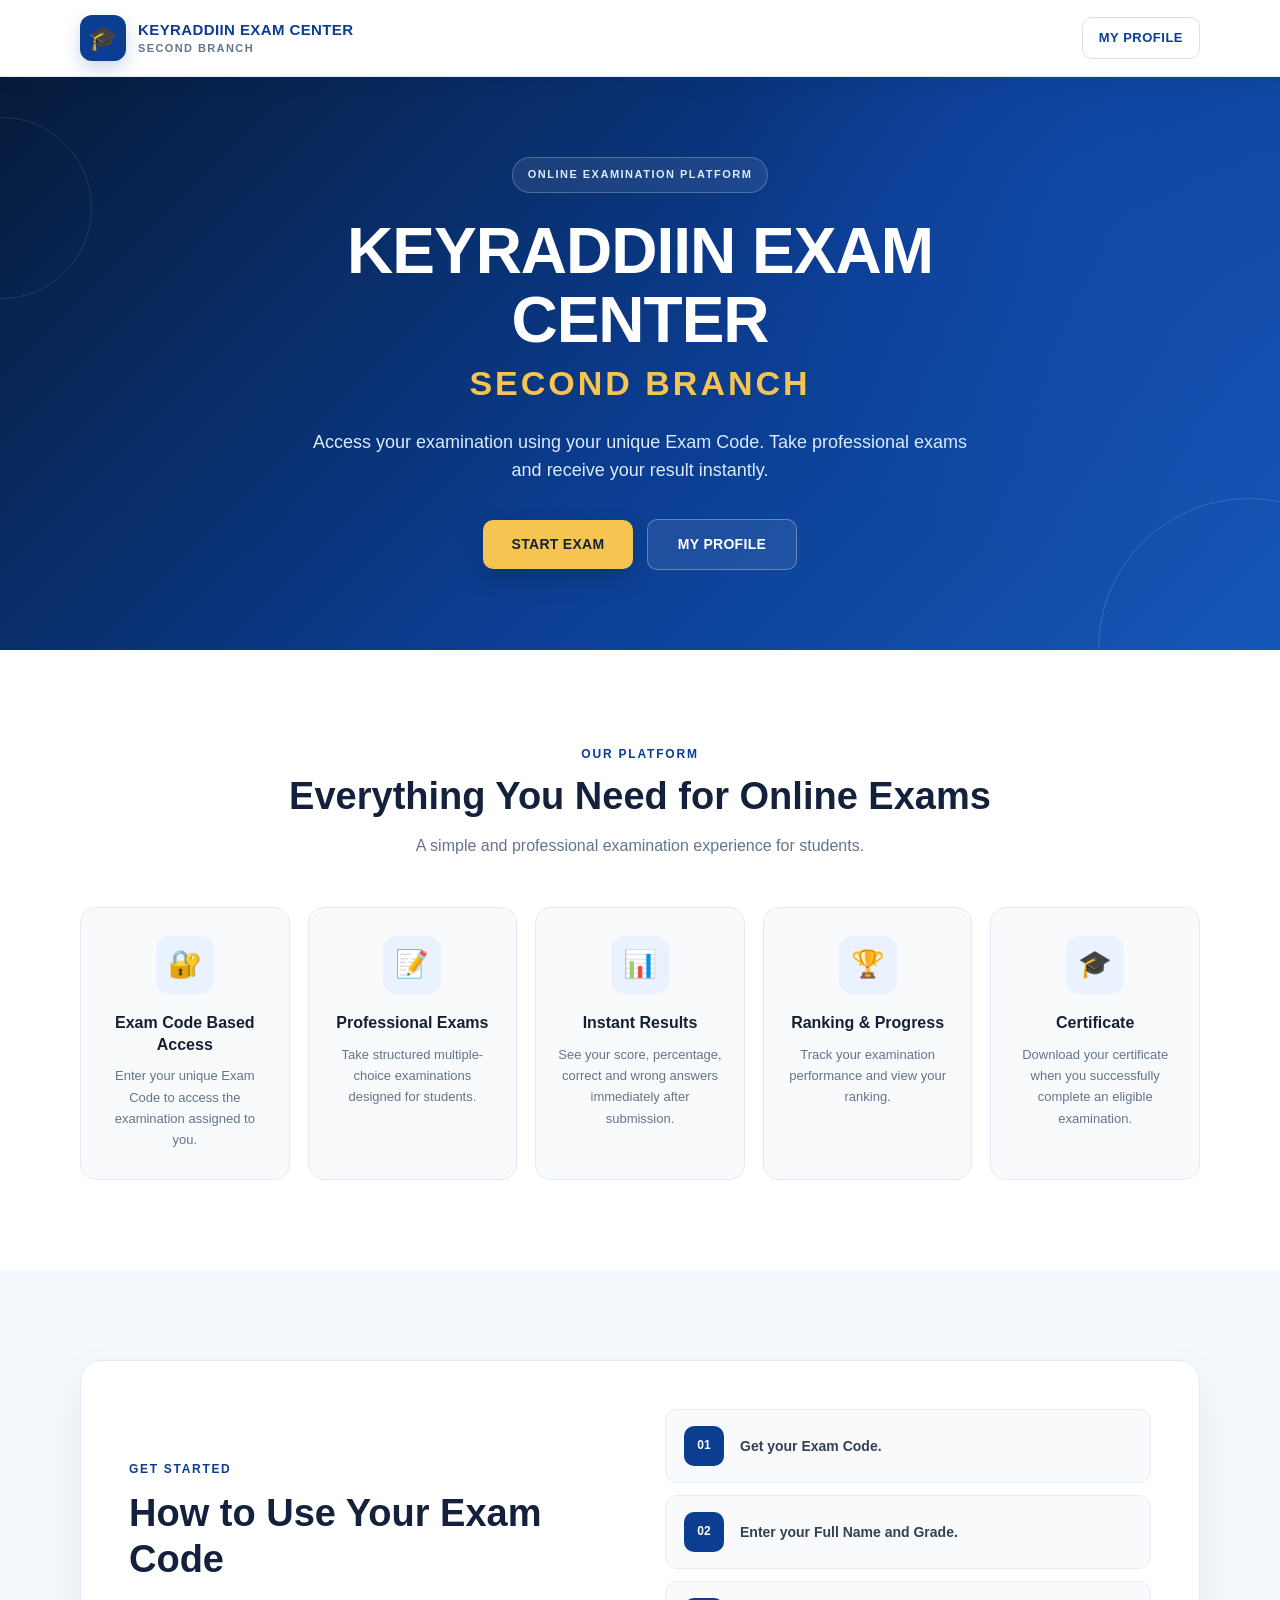
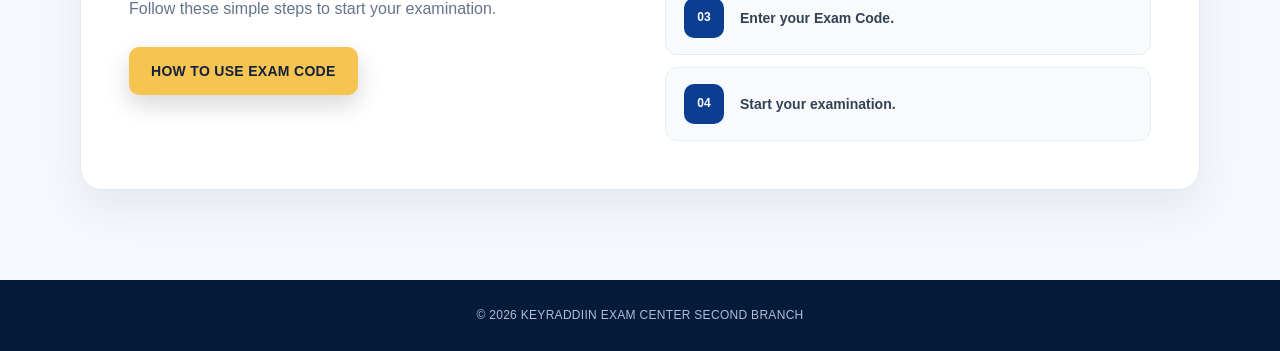
<file: result.html>
<!DOCTYPE html>
<html lang="en">
<head>

    <meta charset="UTF-8">

    <meta
        name="viewport"
        content="width=device-width, initial-scale=1.0"
    >

    <title>Exam Result | KEYRADDIIN EXAM CENTER</title>

    <link rel="stylesheet" href="css/style.css">
    <link rel="stylesheet" href="css/result.css">

</head>


<body>

<header class="site-header">

    <div class="container header-content">

        <a href="index.html" class="brand">

            <span class="brand-icon">
                🎓
            </span>

            <span class="brand-text">

                <strong>
                    KEYRADDIIN EXAM CENTER
                </strong>

                <small>
                    SECOND BRANCH
                </small>

            </span>

        </a>


        <a href="profile.html" class="profile-link">
            MY PROFILE
        </a>

    </div>

</header>


<main class="result-page">

    <div class="container">

        <section class="result-card">

            <div class="result-header">

                <div
                    id="statusIcon"
                    class="result-status-icon"
                >
                    🏆
                </div>

                <span>
                    EXAM COMPLETED
                </span>

                <h1>
                    Your Examination Result
                </h1>

                <p id="resultStudent">
                    Student
                </p>

            </div>


            <div
                id="statusBadge"
                class="status-badge"
            >
                PASS
            </div>


            <div class="score-main">

                <span>
                    SCORE
                </span>

                <strong id="percentage">
                    0%
                </strong>

                <small id="scoreText">
                    0 / 0
                </small>

            </div>


            <div class="result-grid">

                <div class="result-item">

                    <span>
                        CORRECT
                    </span>

                    <strong id="correct">
                        0
                    </strong>

                </div>


                <div class="result-item">

                    <span>
                        WRONG
                    </span>

                    <strong id="wrong">
                        0
                    </strong>

                </div>


                <div class="result-item">

                    <span>
                        TIME USED
                    </span>

                    <strong id="timeUsed">
                        00:00
                    </strong>

                </div>


                <div class="result-item">

                    <span>
                        EXAM CODE
                    </span>

                    <strong id="examCode">
                        -
                    </strong>

                </div>

            </div>


            <div class="result-details">

                <div>
                    <span>Subject</span>
                    <strong id="subject">-</strong>
                </div>

                <div>
                    <span>Unit</span>
                    <strong id="unit">-</strong>
                </div>

                <div>
                    <span>Grade</span>
                    <strong id="grade">-</strong>
                </div>

            </div>


            <!-- =================================================
                 RESULT ACTIONS
                 ================================================= -->

            <div class="result-actions">

                <a
                    href="ranking.html"
                    class="btn btn-primary"
                >
                    🏆 VIEW RANKING
                </a>


                <a
                    href="certificate.html"
                    id="certificateBtn"
                    class="btn btn-secondary"
                >
                    🎓 CERTIFICATE
                </a>


                <a
                    href="profile.html"
                    class="btn btn-primary"
                >
                    👤 MY PROFILE
                </a>


                <a
                    href="index.html"
                    class="btn result-home-btn"
                >
                    🏠 HOME
                </a>

            </div>

        </section>

    </div>

</main>


<footer class="site-footer">

    <div class="container">

        <p>
            © 2026 KEYRADDIIN EXAM CENTER SECOND BRANCH
        </p>

    </div>

</footer>


<script src="js/result.js"></script>

</body>
</html>
</file>
<file: css/style.css>
/* =========================================================
   KEYRADDIIN EXAM CENTER SECOND BRANCH
   Main Website Styles
   ========================================================= */

/* ---------- Reset ---------- */

* {
    margin: 0;
    padding: 0;
    box-sizing: border-box;
}

html {
    scroll-behavior: smooth;
}

body {
    font-family: Arial, Helvetica, sans-serif;
    background: #f5f8fc;
    color: #172033;
    line-height: 1.6;
    min-height: 100vh;
}

a {
    color: inherit;
    text-decoration: none;
}

button,
a {
    -webkit-tap-highlight-color: transparent;
}

img {
    max-width: 100%;
    display: block;
}


/* ---------- Container ---------- */

.container {
    width: min(1120px, 92%);
    margin: 0 auto;
}


/* ---------- Header ---------- */

.site-header {
    position: sticky;
    top: 0;
    z-index: 1000;

    background: rgba(255, 255, 255, 0.96);
    border-bottom: 1px solid #e5eaf2;

    box-shadow: 0 4px 20px rgba(15, 35, 70, 0.06);

    backdrop-filter: blur(12px);
}

.header-content {
    min-height: 76px;

    display: flex;
    align-items: center;
    justify-content: space-between;

    gap: 20px;
}


/* ---------- Brand ---------- */

.brand {
    display: flex;
    align-items: center;
    gap: 12px;

    transition: transform 0.25s ease;
}

.brand:hover {
    transform: translateY(-2px);
}

.brand-icon {
    width: 46px;
    height: 46px;

    display: flex;
    align-items: center;
    justify-content: center;

    background: #0b3d91;
    border-radius: 12px;

    font-size: 24px;

    box-shadow: 0 8px 18px rgba(11, 61, 145, 0.2);
}

.brand-text {
    display: flex;
    flex-direction: column;

    line-height: 1.15;
}

.brand-text strong {
    color: #0b3d91;
    font-size: 15px;
    letter-spacing: 0.4px;
}

.brand-text small {
    color: #64748b;
    font-size: 11px;
    font-weight: 700;

    margin-top: 4px;
    letter-spacing: 1.4px;
}


/* ---------- Profile Link ---------- */

.profile-link {
    padding: 10px 16px;

    border: 1px solid #d8e0ec;
    border-radius: 10px;

    color: #0b3d91;
    background: #ffffff;

    font-size: 13px;
    font-weight: 700;
    letter-spacing: 0.5px;

    transition:
        background 0.25s ease,
        color 0.25s ease,
        transform 0.25s ease,
        box-shadow 0.25s ease;
}

.profile-link:hover {
    background: #0b3d91;
    color: #ffffff;

    transform: translateY(-2px);

    box-shadow: 0 8px 18px rgba(11, 61, 145, 0.18);
}


/* ---------- Hero ---------- */

.hero {
    position: relative;
    overflow: hidden;

    background:
        radial-gradient(
            circle at 85% 20%,
            rgba(37, 99, 235, 0.18),
            transparent 32%
        ),
        linear-gradient(
            135deg,
            #061b3a 0%,
            #0b3d91 55%,
            #1557b8 100%
        );

    color: #ffffff;
}

.hero::before {
    content: "";

    position: absolute;
    width: 300px;
    height: 300px;

    right: -120px;
    bottom: -150px;

    border: 1px solid rgba(255, 255, 255, 0.15);
    border-radius: 50%;
}

.hero::after {
    content: "";

    position: absolute;
    width: 180px;
    height: 180px;

    left: -90px;
    top: 40px;

    border: 1px solid rgba(255, 255, 255, 0.1);
    border-radius: 50%;
}

.hero-content {
    position: relative;
    z-index: 2;

    min-height: 560px;

    display: flex;
    flex-direction: column;
    align-items: center;
    justify-content: center;

    text-align: center;

    padding: 80px 0;
}


/* ---------- Hero Badge ---------- */

.hero-badge {
    display: inline-block;

    padding: 8px 15px;

    border: 1px solid rgba(255, 255, 255, 0.22);
    border-radius: 50px;

    background: rgba(255, 255, 255, 0.08);

    color: #dbeafe;

    font-size: 11px;
    font-weight: 800;
    letter-spacing: 1.5px;

    margin-bottom: 24px;

    animation: fadeDown 0.7s ease both;
}


/* ---------- Hero Titles ---------- */

.hero h1 {
    max-width: 850px;

    font-size: clamp(32px, 6vw, 64px);
    line-height: 1.08;

    font-weight: 800;
    letter-spacing: -1px;

    animation: fadeUp 0.7s ease 0.1s both;
}

.hero h2 {
    margin-top: 8px;

    color: #f5c451;

    font-size: clamp(21px, 4vw, 34px);
    line-height: 1.2;

    letter-spacing: 3px;

    animation: fadeUp 0.7s ease 0.2s both;
}

.hero-description {
    max-width: 680px;

    margin-top: 24px;

    color: #dbeafe;

    font-size: clamp(15px, 2vw, 18px);

    animation: fadeUp 0.7s ease 0.3s both;
}


/* ---------- Hero Buttons ---------- */

.hero-actions {
    display: flex;
    align-items: center;
    justify-content: center;

    gap: 14px;

    margin-top: 34px;

    animation: fadeUp 0.7s ease 0.4s both;
}


/* ---------- Buttons ---------- */

.btn {
    min-width: 150px;

    display: inline-flex;
    align-items: center;
    justify-content: center;

    padding: 13px 22px;

    border-radius: 10px;

    font-size: 14px;
    font-weight: 800;

    letter-spacing: 0.3px;

    transition:
        transform 0.25s ease,
        box-shadow 0.25s ease,
        background 0.25s ease,
        color 0.25s ease;
}

.btn:hover {
    transform: translateY(-3px);
}

.btn:active {
    transform: translateY(-1px);
}

.btn-primary {
    background: #f5c451;
    color: #14213d;

    box-shadow: 0 10px 24px rgba(0, 0, 0, 0.16);
}

.btn-primary:hover {
    background: #ffd875;

    box-shadow: 0 14px 28px rgba(0, 0, 0, 0.2);
}

.btn-secondary {
    background: rgba(255, 255, 255, 0.08);
    color: #ffffff;

    border: 1px solid rgba(255, 255, 255, 0.3);
}

.btn-secondary:hover {
    background: #ffffff;
    color: #0b3d91;

    box-shadow: 0 12px 25px rgba(0, 0, 0, 0.15);
}


/* ---------- Features Section ---------- */

.features-section {
    padding: 90px 0;

    background: #ffffff;
}

.section-heading {
    max-width: 720px;

    margin: 0 auto 48px;

    text-align: center;
}

.section-heading > span {
    display: inline-block;

    margin-bottom: 10px;

    color: #0b3d91;

    font-size: 12px;
    font-weight: 800;

    letter-spacing: 1.8px;
}

.section-heading h2 {
    color: #14213d;

    font-size: clamp(26px, 4vw, 38px);
    line-height: 1.2;

    margin-bottom: 14px;
}

.section-heading p {
    color: #64748b;

    font-size: 16px;
}


/* ---------- Feature Grid ---------- */

.features-grid {
    display: grid;

    grid-template-columns: repeat(5, 1fr);

    gap: 18px;
}

.feature-card {
    padding: 28px 20px;

    background: #f8fafc;

    border: 1px solid #e5eaf2;
    border-radius: 16px;

    text-align: center;

    transition:
        transform 0.3s ease,
        box-shadow 0.3s ease,
        border-color 0.3s ease;
}

.feature-card:hover {
    transform: translateY(-7px);

    border-color: #bfd1ee;

    box-shadow: 0 18px 38px rgba(15, 35, 70, 0.1);
}


/* ---------- Feature Icon ---------- */

.feature-icon {
    width: 58px;
    height: 58px;

    display: flex;
    align-items: center;
    justify-content: center;

    margin: 0 auto 18px;

    background: #eaf2ff;

    border-radius: 14px;

    font-size: 27px;
}

.feature-card h3 {
    color: #172033;

    font-size: 16px;
    line-height: 1.35;

    margin-bottom: 10px;
}

.feature-card p {
    color: #64748b;

    font-size: 13px;
    line-height: 1.65;
}


/* ---------- How To Section ---------- */

.how-to-section {
    padding: 90px 0;

    background: #f5f8fc;
}

.how-to-card {
    display: grid;

    grid-template-columns: 1fr 1fr;

    gap: 50px;

    align-items: center;

    padding: 48px;

    background: #ffffff;

    border: 1px solid #e3e9f2;
    border-radius: 22px;

    box-shadow: 0 18px 45px rgba(15, 35, 70, 0.07);
}

.section-label {
    display: inline-block;

    margin-bottom: 12px;

    color: #0b3d91;

    font-size: 12px;
    font-weight: 800;

    letter-spacing: 1.7px;
}

.how-to-content h2 {
    color: #14213d;

    font-size: clamp(26px, 4vw, 38px);
    line-height: 1.2;

    margin-bottom: 14px;
}

.how-to-content > p {
    color: #64748b;

    margin-bottom: 25px;
}


/* ---------- Steps ---------- */

.steps-preview {
    display: grid;

    gap: 12px;
}

.step-item {
    display: flex;
    align-items: center;

    gap: 16px;

    padding: 16px 18px;

    background: #f8fafc;

    border: 1px solid #e7edf5;
    border-radius: 12px;

    transition:
        transform 0.25s ease,
        background 0.25s ease;
}

.step-item:hover {
    transform: translateX(5px);

    background: #f1f6fd;
}

.step-item span {
    flex: 0 0 auto;

    width: 40px;
    height: 40px;

    display: flex;
    align-items: center;
    justify-content: center;

    border-radius: 10px;

    background: #0b3d91;
    color: #ffffff;

    font-size: 12px;
    font-weight: 800;
}

.step-item p {
    color: #334155;

    font-size: 14px;
    font-weight: 600;
}


/* ---------- Footer ---------- */

.site-footer {
    padding: 26px 0;

    background: #061b3a;

    color: #aebed5;

    text-align: center;
}

.site-footer p {
    font-size: 12px;
    letter-spacing: 0.3px;
}


/* ---------- Focus Accessibility ---------- */

a:focus-visible {
    outline: 3px solid #f5c451;
    outline-offset: 4px;
    border-radius: 6px;
}


/* ---------- Animations ---------- */

@keyframes fadeUp {
    from {
        opacity: 0;
        transform: translateY(18px);
    }

    to {
        opacity: 1;
        transform: translateY(0);
    }
}

@keyframes fadeDown {
    from {
        opacity: 0;
        transform: translateY(-12px);
    }

    to {
        opacity: 1;
        transform: translateY(0);
    }
}


/* ---------- Tablet ---------- */

@media (max-width: 1000px) {

    .features-grid {
        grid-template-columns: repeat(2, 1fr);
    }

    .feature-card:last-child {
        grid-column: 1 / -1;
        max-width: 420px;
        width: 100%;
        margin: 0 auto;
    }

    .how-to-card {
        grid-template-columns: 1fr;
        gap: 35px;
    }
}


/* ---------- Mobile ---------- */

@media (max-width: 600px) {

    .container {
        width: min(92%, 520px);
    }

    .header-content {
        min-height: 68px;
    }

    .brand {
        gap: 9px;
    }

    .brand-icon {
        width: 40px;
        height: 40px;

        border-radius: 10px;

        font-size: 21px;
    }

    .brand-text strong {
        font-size: 12px;
    }

    .brand-text small {
        font-size: 9px;
        letter-spacing: 1px;
    }

    .profile-link {
        padding: 8px 10px;
        font-size: 10px;
    }


    /* Hero */

    .hero-content {
        min-height: 500px;
        padding: 65px 0;
    }

    .hero-badge {
        font-size: 9px;
        letter-spacing: 1.1px;

        padding: 7px 12px;
    }

    .hero h1 {
        font-size: 34px;
    }

    .hero h2 {
        font-size: 20px;
        letter-spacing: 2px;
    }

    .hero-description {
        font-size: 14px;
        margin-top: 18px;
    }

    .hero-actions {
        width: 100%;

        flex-direction: column;

        margin-top: 28px;
    }

    .hero-actions .btn {
        width: 100%;
        max-width: 300px;
    }


    /* Features */

    .features-section {
        padding: 65px 0;
    }

    .section-heading {
        margin-bottom: 32px;
    }

    .section-heading h2 {
        font-size: 27px;
    }

    .section-heading p {
        font-size: 14px;
    }

    .features-grid {
        grid-template-columns: 1fr;
    }

    .feature-card:last-child {
        grid-column: auto;
        max-width: none;
    }


    /* How To */

    .how-to-section {
        padding: 65px 0;
    }

    .how-to-card {
        padding: 28px 20px;

        border-radius: 18px;

        gap: 30px;
    }

    .how-to-content h2 {
        font-size: 27px;
    }

    .how-to-content > p {
        font-size: 14px;
    }

    .how-to-content .btn {
        width: 100%;
    }

    .step-item {
        padding: 13px 14px;
    }

    .step-item span {
        width: 36px;
        height: 36px;
    }

    .step-item p {
        font-size: 13px;
    }


    /* Footer */

    .site-footer {
        padding: 22px 0;
    }

    .site-footer p {
        font-size: 10px;
    }
}


/* ---------- Reduced Motion ---------- */

@media (prefers-reduced-motion: reduce) {

    html {
        scroll-behavior: auto;
    }

    *,
    *::before,
    *::after {
        animation-duration: 0.01ms !important;
        animation-iteration-count: 1 !important;
        transition-duration: 0.01ms !important;
    }
}
</file>
<file: css/exam.css>
/* =========================================================
   EXAM PAGE
   ========================================================= */

.exam-page {
    min-height: calc(100vh - 145px);

    padding: 45px 0 70px;

    background: #f5f8fc;
}


.exam-status {
    padding: 8px 13px;

    background: #eaf2ff;

    border: 1px solid #cfe0fa;
    border-radius: 8px;

    color: #0b3d91;

    font-size: 10px;
    font-weight: 800;

    letter-spacing: 0.8px;
}


.exam-wrapper {
    max-width: 900px;

    margin: 0 auto;
}


.exam-topbar {
    display: flex;
    align-items: center;
    justify-content: space-between;

    gap: 20px;

    padding: 22px 25px;

    background: #ffffff;

    border: 1px solid #e2e8f0;
    border-radius: 16px;

    box-shadow: 0 8px 25px rgba(15, 35, 70, 0.05);
}


.exam-information {
    display: flex;
    flex-direction: column;

    gap: 4px;
}


.exam-information span {
    color: #2563eb;

    font-size: 10px;
    font-weight: 800;

    letter-spacing: 1px;
}


.exam-information strong {
    color: #14213d;

    font-size: 19px;
}


.exam-information small {
    color: #64748b;

    font-size: 11px;
}


.timer-box {
    min-width: 125px;

    padding: 12px 17px;

    background: #f8fafc;

    border: 1px solid #e2e8f0;
    border-radius: 12px;

    text-align: center;
}


.timer-box span {
    display: block;

    color: #64748b;

    font-size: 9px;
    font-weight: 800;

    letter-spacing: 1px;
}


.timer-box strong {
    display: block;

    margin-top: 3px;

    color: #0b3d91;

    font-size: 24px;

    font-variant-numeric: tabular-nums;
}


.timer-box.warning {
    background: #fff7ed;
    border-color: #fed7aa;
}


.timer-box.warning strong {
    color: #c2410c;
}


.timer-box.danger {
    background: #fff1f2;
    border-color: #fecdd3;
}


.timer-box.danger strong {
    color: #be123c;
}


/* ---------- Progress ---------- */

.progress-area {
    margin: 22px 0;
}


.progress-text {
    display: flex;
    align-items: center;
    justify-content: space-between;

    margin-bottom: 8px;

    color: #64748b;

    font-size: 12px;
}


.progress-text strong {
    color: #0b3d91;
}


.progress-bar {
    width: 100%;
    height: 7px;

    overflow: hidden;

    background: #e2e8f0;

    border-radius: 20px;
}


.progress-fill {
    width: 0;
    height: 100%;

    background: #2563eb;

    border-radius: inherit;

    transition: width 0.3s ease;
}


/* ---------- Question ---------- */

.question-card {
    padding: 35px;

    background: #ffffff;

    border: 1px solid #e2e8f0;
    border-radius: 18px;

    box-shadow: 0 12px 32px rgba(15, 35, 70, 0.06);
}


.question-number {
    display: inline-block;

    margin-bottom: 18px;
    padding: 7px 11px;

    background: #eaf2ff;

    border-radius: 7px;

    color: #0b3d91;

    font-size: 10px;
    font-weight: 800;

    letter-spacing: 1px;
}


.question-card h1 {
    color: #172033;

    font-size: clamp(20px, 3vw, 26px);
    line-height: 1.45;

    margin-bottom: 28px;
}


/* ---------- Options ---------- */

.options-container {
    display: grid;

    gap: 12px;
}


.option {
    position: relative;

    display: flex;
    align-items: flex-start;

    gap: 13px;

    width: 100%;

    padding: 15px;

    background: #ffffff;

    border: 1px solid #dce4ee;
    border-radius: 11px;

    cursor: pointer;

    text-align: left;

    transition:
        border-color 0.2s ease,
        background 0.2s ease,
        transform 0.2s ease;
}


.option:hover {
    border-color: #8db0e6;

    background: #f8fbff;

    transform: translateX(2px);
}


.option.selected {
    border-color: #2563eb;

    background: #eff6ff;
}


.option-letter {
    flex: 0 0 auto;

    width: 32px;
    height: 32px;

    display: flex;
    align-items: center;
    justify-content: center;

    background: #f1f5f9;

    border-radius: 8px;

    color: #475569;

    font-size: 12px;
    font-weight: 800;
}


.option.selected .option-letter {
    background: #2563eb;
    color: #ffffff;
}


.option-text {
    color: #334155;

    font-size: 14px;
    line-height: 1.55;

    padding-top: 5px;
}


/* ---------- Navigation ---------- */

.exam-navigation {
    display: flex;
    align-items: center;
    justify-content: space-between;

    gap: 12px;

    margin-top: 20px;
}


.nav-btn {
    padding: 13px 18px;

    border-radius: 10px;

    font-family: inherit;

    font-size: 12px;
    font-weight: 800;

    cursor: pointer;

    transition:
        transform 0.2s ease,
        box-shadow 0.2s ease,
        background 0.2s ease;
}


.nav-btn:hover {
    transform: translateY(-2px);
}


.secondary-nav {
    background: #ffffff;

    border: 1px solid #d9e1ec;

    color: #334155;
}


.primary-nav {
    margin-left: auto;

    background: #0b3d91;

    border: 1px solid #0b3d91;

    color: #ffffff;
}


.primary-nav:hover {
    background: #1557b8;
}


.submit-nav {
    display: none;

    background: #15803d;

    border: 1px solid #15803d;

    color: #ffffff;
}


.submit-nav.visible {
    display: inline-flex;
}


.exam-message {
    display: none;

    margin-top: 15px;

    padding: 12px;

    border-radius: 9px;

    background: #fff7ed;

    border: 1px solid #fed7aa;

    color: #9a3412;

    text-align: center;

    font-size: 13px;
    font-weight: 600;
}


.exam-message.show {
    display: block;
}


button:disabled {
    opacity: 0.45;

    cursor: not-allowed;

    transform: none !important;
}


@media (max-width: 600px) {

    .exam-page {
        padding: 25px 0 50px;
    }

    .exam-topbar {
        padding: 17px;

        align-items: flex-start;
    }

    .exam-information strong {
        font-size: 15px;
    }

    .timer-box {
        min-width: 95px;

        padding: 9px 10px;
    }

    .timer-box strong {
        font-size: 19px;
    }

    .question-card {
        padding: 24px 18px;
    }

    .question-card h1 {
        font-size: 19px;
    }

    .option {
        padding: 12px;
    }

    .option-text {
        font-size: 13px;
    }

    .exam-navigation {
        flex-wrap: wrap;
    }

    .nav-btn {
        flex: 1;

        min-width: 110px;
    }

    .primary-nav {
        margin-left: 0;
    }

    .submit-nav.visible {
        flex-basis: 100%;
    }

}
</file>
<file: css/login.css>
/* =========================================================
   LOGIN PAGE
   ========================================================= */

.login-page {
    min-height: calc(100vh - 145px);

    display: flex;
    align-items: center;
    justify-content: center;

    padding: 60px 0;

    background:
        radial-gradient(
            circle at 15% 20%,
            rgba(37, 99, 235, 0.08),
            transparent 30%
        ),
        #f5f8fc;
}


.login-card {
    width: min(100%, 520px);

    margin: 0 auto;

    padding: 42px;

    background: #ffffff;

    border: 1px solid #e2e8f0;
    border-radius: 22px;

    box-shadow:
        0 20px 50px rgba(15, 35, 70, 0.09);
}


.login-header {
    text-align: center;

    margin-bottom: 32px;
}


.login-icon {
    width: 64px;
    height: 64px;

    display: flex;
    align-items: center;
    justify-content: center;

    margin: 0 auto 18px;

    background: #eaf2ff;

    border-radius: 16px;

    font-size: 29px;
}


.login-header .section-label {
    margin-bottom: 8px;
}


.login-header h1 {
    color: #14213d;

    font-size: 32px;
    line-height: 1.2;

    margin-bottom: 10px;
}


.login-header p {
    color: #64748b;

    font-size: 14px;
}


.login-form {
    display: flex;
    flex-direction: column;

    gap: 20px;
}


.form-group {
    display: flex;
    flex-direction: column;

    gap: 8px;
}


.form-group label {
    color: #1e293b;

    font-size: 13px;
    font-weight: 800;
}


.form-group input,
.form-group select {
    width: 100%;

    padding: 14px 15px;

    background: #ffffff;

    border: 1px solid #d7e0eb;
    border-radius: 10px;

    color: #172033;

    font-family: inherit;
    font-size: 14px;

    outline: none;

    transition:
        border-color 0.2s ease,
        box-shadow 0.2s ease;
}


.form-group input::placeholder {
    color: #94a3b8;
}


.form-group input:focus,
.form-group select:focus {
    border-color: #2563eb;

    box-shadow:
        0 0 0 3px rgba(37, 99, 235, 0.1);
}


.form-group small {
    color: #64748b;

    font-size: 11px;
}


.login-button {
    width: 100%;

    border: none;

    cursor: pointer;

    margin-top: 5px;
}


.form-message {
    display: none;

    padding: 12px 14px;

    border-radius: 9px;

    font-size: 13px;
    font-weight: 600;
}


.error-message {
    background: #fff1f2;

    border: 1px solid #fecdd3;

    color: #be123c;
}


.error-message.show {
    display: block;
}


.login-help {
    display: flex;
    flex-direction: column;

    align-items: center;

    gap: 6px;

    margin-top: 25px;
    padding-top: 22px;

    border-top: 1px solid #edf1f6;

    text-align: center;

    font-size: 12px;
}


.login-help span {
    color: #64748b;
}


.login-help a {
    color: #0b3d91;

    font-weight: 800;

    letter-spacing: 0.3px;
}


.login-help a:hover {
    text-decoration: underline;
}


@media (max-width: 600px) {

    .login-page {
        padding: 35px 0;
    }

    .login-card {
        padding: 30px 20px;

        border-radius: 18px;
    }

    .login-header h1 {
        font-size: 27px;
    }

}
</file>
<file: css/result.css>
/* =========================================================
   RESULT PAGE
   ========================================================= */

.result-page {
    min-height: calc(100vh - 145px);

    padding: 55px 0 75px;

    background:
        radial-gradient(
            circle at 80% 10%,
            rgba(37, 99, 235, 0.08),
            transparent 30%
        ),
        #f5f8fc;
}


.result-card {
    width: min(100%, 720px);

    margin: 0 auto;

    padding: 42px;

    background: #ffffff;

    border: 1px solid #e2e8f0;
    border-radius: 22px;

    box-shadow:
        0 20px 50px rgba(15, 35, 70, 0.09);

    text-align: center;
}


.result-header > span {
    color: #2563eb;

    font-size: 10px;
    font-weight: 800;

    letter-spacing: 1.5px;
}


.result-header h1 {
    color: #14213d;

    font-size: clamp(25px, 4vw, 34px);

    margin: 7px 0;
}


.result-header p {
    color: #64748b;

    font-size: 14px;
}


.result-status-icon {
    width: 70px;
    height: 70px;

    display: flex;
    align-items: center;
    justify-content: center;

    margin: 0 auto 15px;

    background: #eaf2ff;

    border-radius: 18px;

    font-size: 32px;
}


.status-badge {
    display: inline-block;

    margin: 25px 0 15px;

    padding: 8px 20px;

    border-radius: 50px;

    background: #dcfce7;

    color: #15803d;

    font-size: 12px;
    font-weight: 900;

    letter-spacing: 1px;
}


.status-badge.fail {
    background: #fee2e2;

    color: #b91c1c;
}


.score-main {
    padding: 20px;

    border-bottom: 1px solid #edf1f6;
}


.score-main span {
    display: block;

    color: #64748b;

    font-size: 10px;
    font-weight: 800;

    letter-spacing: 1.2px;
}


.score-main strong {
    display: block;

    margin: 5px 0;

    color: #0b3d91;

    font-size: 62px;

    line-height: 1;
}


.score-main small {
    color: #64748b;

    font-size: 14px;
}


.result-grid {
    display: grid;

    grid-template-columns: repeat(4, 1fr);

    gap: 12px;

    margin-top: 25px;
}


.result-item {
    padding: 18px 10px;

    background: #f8fafc;

    border: 1px solid #e6ebf2;
    border-radius: 12px;
}


.result-item span {
    display: block;

    color: #64748b;

    font-size: 9px;
    font-weight: 800;

    letter-spacing: 0.8px;
}


.result-item strong {
    display: block;

    margin-top: 5px;

    color: #172033;

    font-size: 17px;

    word-break: break-word;
}


.result-details {
    display: grid;

    grid-template-columns: repeat(3, 1fr);

    gap: 12px;

    margin-top: 20px;

    padding: 18px;

    background: #f8fafc;

    border-radius: 12px;
}


.result-details div {
    display: flex;
    flex-direction: column;

    gap: 3px;
}


.result-details span {
    color: #64748b;

    font-size: 10px;
}


.result-details strong {
    color: #334155;

    font-size: 13px;
}


.result-actions {
    display: flex;

    justify-content: center;

    gap: 12px;

    margin-top: 30px;
}


.result-home-btn {
    background: #ffffff;

    border: 1px solid #d9e1ec;

    color: #334155;
}


.result-home-btn:hover {
    background: #f8fafc;
}


@media (max-width: 600px) {

    .result-page {
        padding: 30px 0 50px;
    }

    .result-card {
        padding: 28px 18px;

        border-radius: 18px;
    }

    .score-main strong {
        font-size: 52px;
    }

    .result-grid {
        grid-template-columns: repeat(2, 1fr);
    }

    .result-details {
        grid-template-columns: 1fr;
    }

    .result-actions {
        flex-direction: column;
    }

    .result-actions .btn {
        width: 100%;
    }

}
</file>
